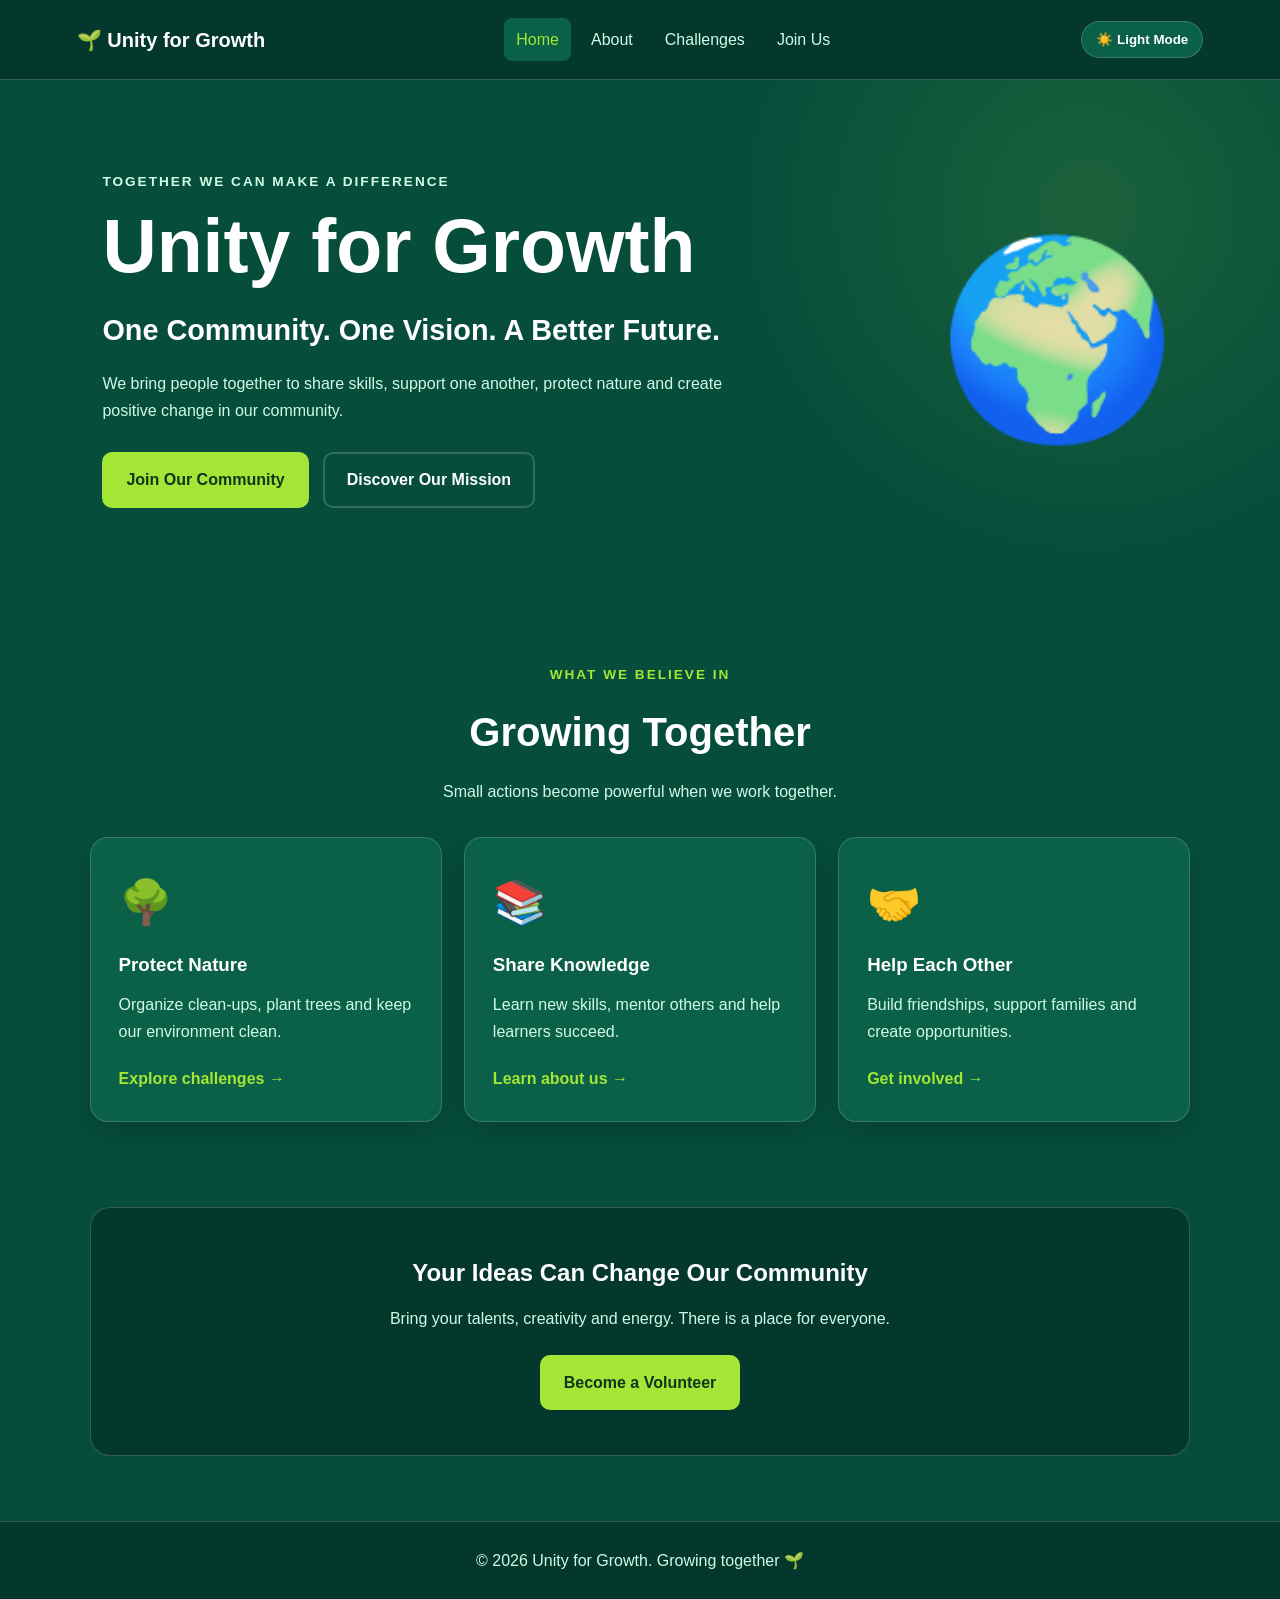
<file: index.html>
<!DOCTYPE html>
<html lang="en">
<head>
    <meta charset="UTF-8">
    <meta name="viewport" content="width=device-width, initial-scale=1.0">
    <title>Unity for Growth | Home</title>
    <link rel="stylesheet" href="style.css">
    <script src="script.js" defer></script>
</head>
<body>
    <header class="header">
        <a href="index.html" class="logo">🌱 Unity for Growth</a>

        <nav>
            <a class="active" href="index.html">Home</a>
            <a href="about.html">About</a>
            <a href="challenges.html">Challenges</a>
            <a href="join.html">Join Us</a>
        </nav>

        <button id="themeBtn" class="theme-btn">☀️ Light Mode</button>
    </header>

    <main>
        <section class="hero">
            <div class="hero-content">
                <p class="eyebrow">TOGETHER WE CAN MAKE A DIFFERENCE</p>
                <h1>Unity for Growth</h1>
                <h2>One Community. One Vision. A Better Future.</h2>
                <p>
                    We bring people together to share skills, support one another,
                    protect nature and create positive change in our community.
                </p>

                <div class="hero-buttons">
                    <a href="join.html" class="btn">Join Our Community</a>
                    <a href="about.html" class="btn btn-outline">Discover Our Mission</a>
                </div>
            </div>

            <div class="hero-icon">🌍</div>
        </section>

        <section class="section">
            <p class="eyebrow">WHAT WE BELIEVE IN</p>
            <h2>Growing Together</h2>
            <p class="section-intro">
                Small actions become powerful when we work together.
            </p>

            <div class="card-grid">
                <article class="card">
                    <div class="card-icon">🌳</div>
                    <h3>Protect Nature</h3>
                    <p>Organize clean-ups, plant trees and keep our environment clean.</p>
                    <a href="challenges.html">Explore challenges →</a>
                </article>

                <article class="card">
                    <div class="card-icon">📚</div>
                    <h3>Share Knowledge</h3>
                    <p>Learn new skills, mentor others and help learners succeed.</p>
                    <a href="about.html">Learn about us →</a>
                </article>

                <article class="card">
                    <div class="card-icon">🤝</div>
                    <h3>Help Each Other</h3>
                    <p>Build friendships, support families and create opportunities.</p>
                    <a href="join.html">Get involved →</a>
                </article>
            </div>
        </section>

        <section class="callout">
            <h2>Your Ideas Can Change Our Community</h2>
            <p>Bring your talents, creativity and energy. There is a place for everyone.</p>
            <a href="join.html" class="btn">Become a Volunteer</a>
        </section>
    </main>

    <footer>
        <p>© <span class="year"></span> Unity for Growth. Growing together 🌱</p>
    </footer>
</body>
</html>
</file>
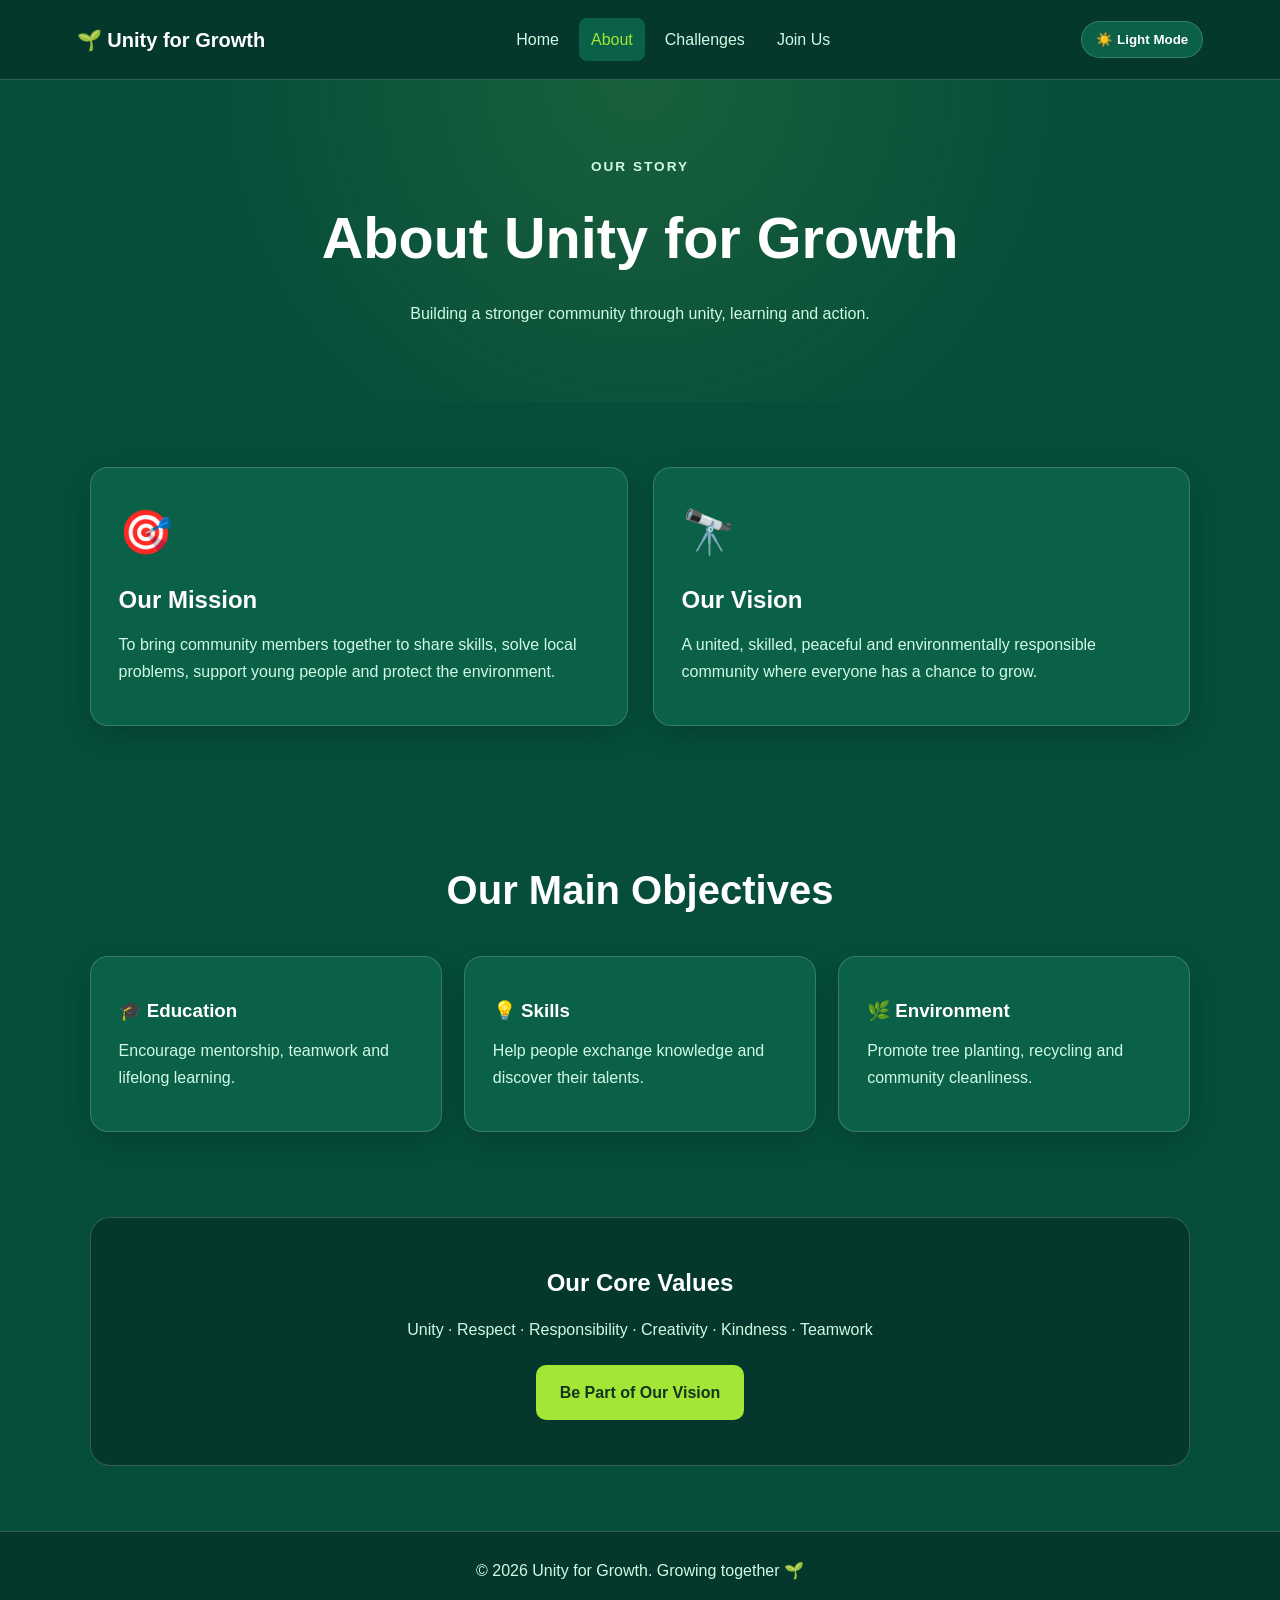
<file: about.html>
<!DOCTYPE html>
<html lang="en">
<head>
    <meta charset="UTF-8">
    <meta name="viewport" content="width=device-width, initial-scale=1.0">
    <title>About Us | Unity for Growth</title>
    <link rel="stylesheet" href="style.css">
    <script src="script.js" defer></script>
</head>
<body>
    <header class="header">
        <a href="index.html" class="logo">🌱 Unity for Growth</a>
        <nav>
            <a href="index.html">Home</a>
            <a class="active" href="about.html">About</a>
            <a href="challenges.html">Challenges</a>
            <a href="join.html">Join Us</a>
        </nav>
        <button id="themeBtn" class="theme-btn">☀️ Light Mode</button>
    </header>

    <main>
        <section class="page-hero">
            <p class="eyebrow">OUR STORY</p>
            <h1>About Unity for Growth</h1>
            <p>Building a stronger community through unity, learning and action.</p>
        </section>

        <section class="section">
            <div class="two-column">
                <article class="card">
                    <div class="card-icon">🎯</div>
                    <h2>Our Mission</h2>
                    <p>
                        To bring community members together to share skills,
                        solve local problems, support young people and protect
                        the environment.
                    </p>
                </article>

                <article class="card">
                    <div class="card-icon">🔭</div>
                    <h2>Our Vision</h2>
                    <p>
                        A united, skilled, peaceful and environmentally
                        responsible community where everyone has a chance to grow.
                    </p>
                </article>
            </div>
        </section>

        <section class="section">
            <h2>Our Main Objectives</h2>

            <div class="card-grid">
                <article class="card">
                    <h3>🎓 Education</h3>
                    <p>Encourage mentorship, teamwork and lifelong learning.</p>
                </article>

                <article class="card">
                    <h3>💡 Skills</h3>
                    <p>Help people exchange knowledge and discover their talents.</p>
                </article>

                <article class="card">
                    <h3>🌿 Environment</h3>
                    <p>Promote tree planting, recycling and community cleanliness.</p>
                </article>
            </div>
        </section>

        <section class="callout">
            <h2>Our Core Values</h2>
            <p>Unity · Respect · Responsibility · Creativity · Kindness · Teamwork</p>
            <a href="join.html" class="btn">Be Part of Our Vision</a>
        </section>
    </main>

    <footer>
        <p>© <span class="year"></span> Unity for Growth. Growing together 🌱</p>
    </footer>
</body>
</html>
</file>
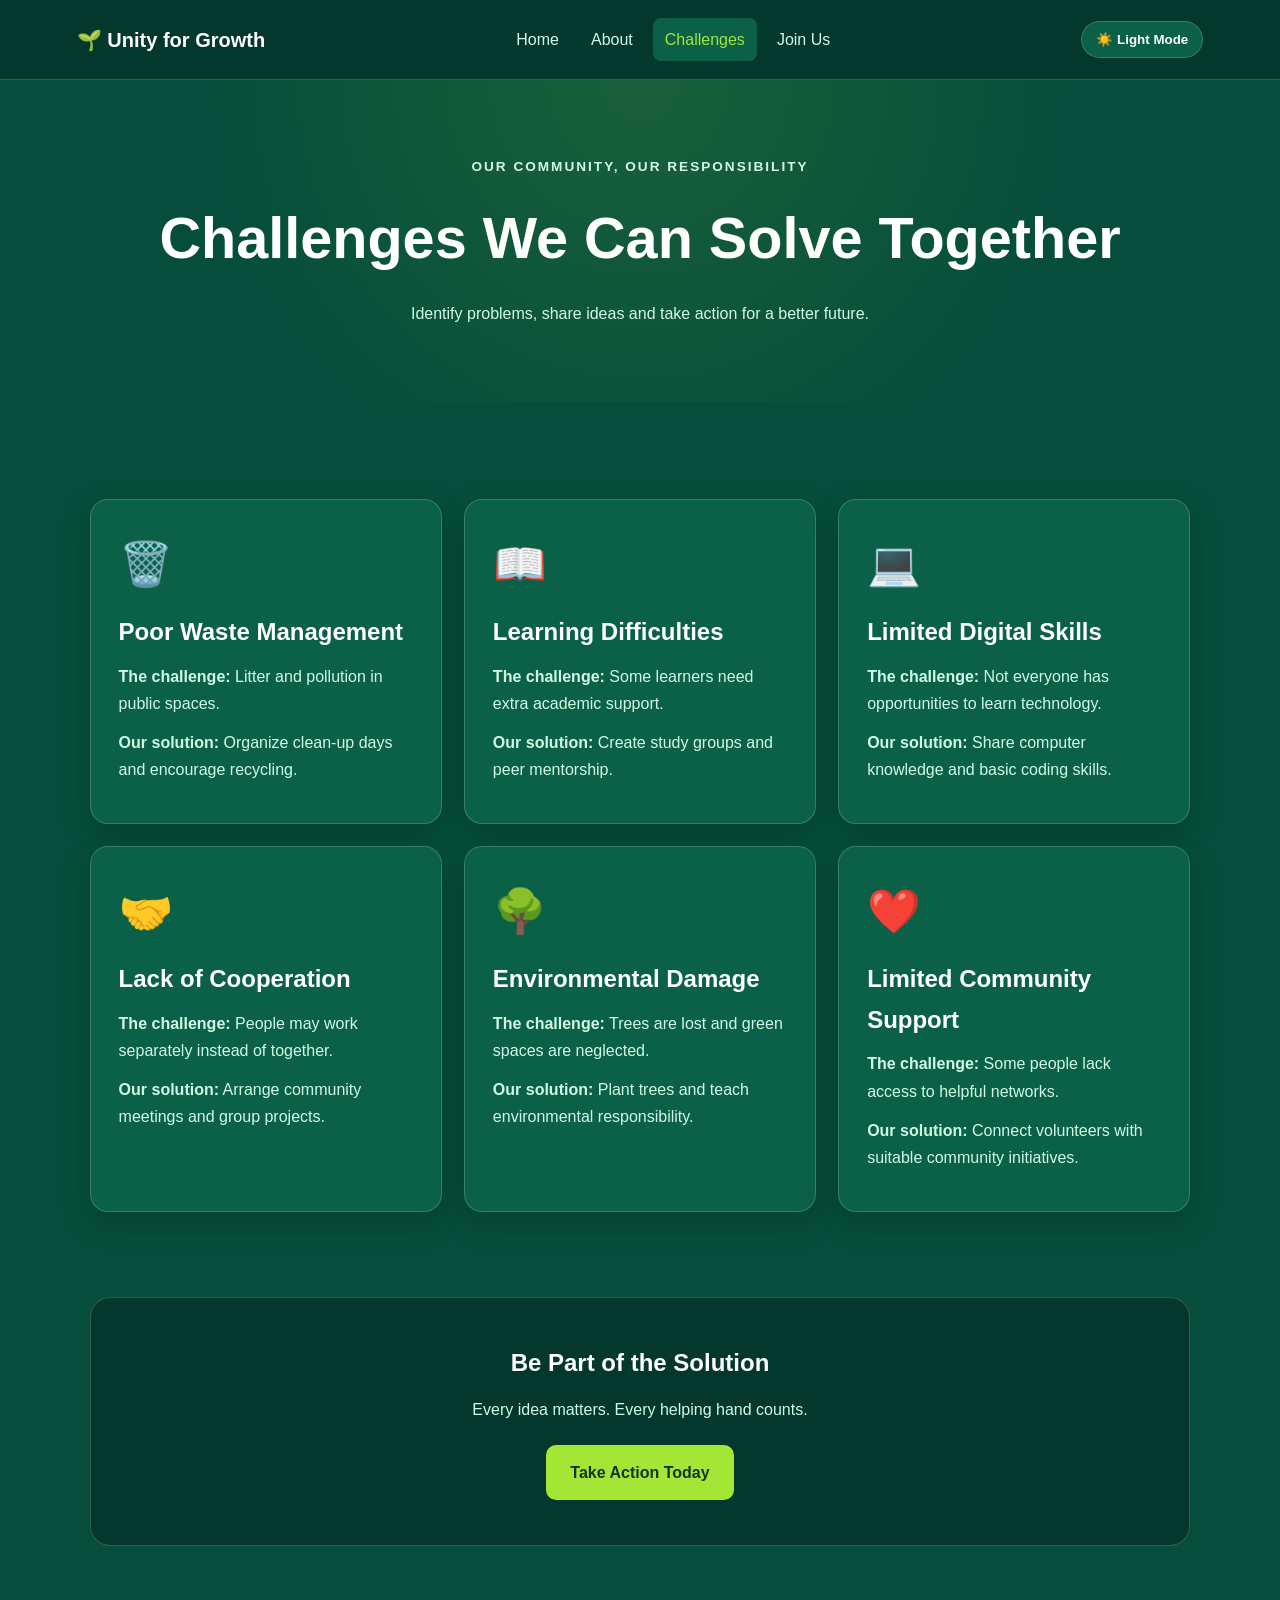
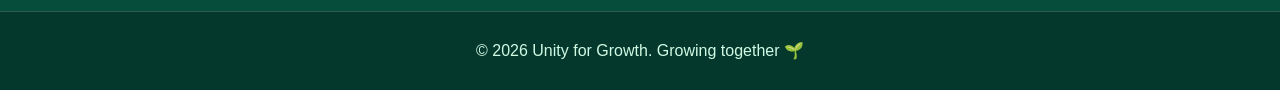
<file: challenges.html>
<!DOCTYPE html>
<html lang="en">
<head>
    <meta charset="UTF-8">
    <meta name="viewport" content="width=device-width, initial-scale=1.0">
    <title>Community Challenges | Unity for Growth</title>
    <link rel="stylesheet" href="style.css">
    <script src="script.js" defer></script>
</head>
<body>
    <header class="header">
        <a href="index.html" class="logo">🌱 Unity for Growth</a>
        <nav>
            <a href="index.html">Home</a>
            <a href="about.html">About</a>
            <a class="active" href="challenges.html">Challenges</a>
            <a href="join.html">Join Us</a>
        </nav>
        <button id="themeBtn" class="theme-btn">☀️ Light Mode</button>
    </header>

    <main>
        <section class="page-hero">
            <p class="eyebrow">OUR COMMUNITY, OUR RESPONSIBILITY</p>
            <h1>Challenges We Can Solve Together</h1>
            <p>Identify problems, share ideas and take action for a better future.</p>
        </section>

        <section class="section">
            <div class="card-grid">
                <article class="card">
                    <div class="card-icon">🗑️</div>
                    <h2>Poor Waste Management</h2>
                    <p><strong>The challenge:</strong> Litter and pollution in public spaces.</p>
                    <p><strong>Our solution:</strong> Organize clean-up days and encourage recycling.</p>
                </article>

                <article class="card">
                    <div class="card-icon">📖</div>
                    <h2>Learning Difficulties</h2>
                    <p><strong>The challenge:</strong> Some learners need extra academic support.</p>
                    <p><strong>Our solution:</strong> Create study groups and peer mentorship.</p>
                </article>

                <article class="card">
                    <div class="card-icon">💻</div>
                    <h2>Limited Digital Skills</h2>
                    <p><strong>The challenge:</strong> Not everyone has opportunities to learn technology.</p>
                    <p><strong>Our solution:</strong> Share computer knowledge and basic coding skills.</p>
                </article>

                <article class="card">
                    <div class="card-icon">🤝</div>
                    <h2>Lack of Cooperation</h2>
                    <p><strong>The challenge:</strong> People may work separately instead of together.</p>
                    <p><strong>Our solution:</strong> Arrange community meetings and group projects.</p>
                </article>

                <article class="card">
                    <div class="card-icon">🌳</div>
                    <h2>Environmental Damage</h2>
                    <p><strong>The challenge:</strong> Trees are lost and green spaces are neglected.</p>
                    <p><strong>Our solution:</strong> Plant trees and teach environmental responsibility.</p>
                </article>

                <article class="card">
                    <div class="card-icon">❤️</div>
                    <h2>Limited Community Support</h2>
                    <p><strong>The challenge:</strong> Some people lack access to helpful networks.</p>
                    <p><strong>Our solution:</strong> Connect volunteers with suitable community initiatives.</p>
                </article>
            </div>
        </section>

        <section class="callout">
            <h2>Be Part of the Solution</h2>
            <p>Every idea matters. Every helping hand counts.</p>
            <a href="join.html" class="btn">Take Action Today</a>
        </section>
    </main>

    <footer>
        <p>© <span class="year"></span> Unity for Growth. Growing together 🌱</p>
    </footer>
</body>
</html>
</file>
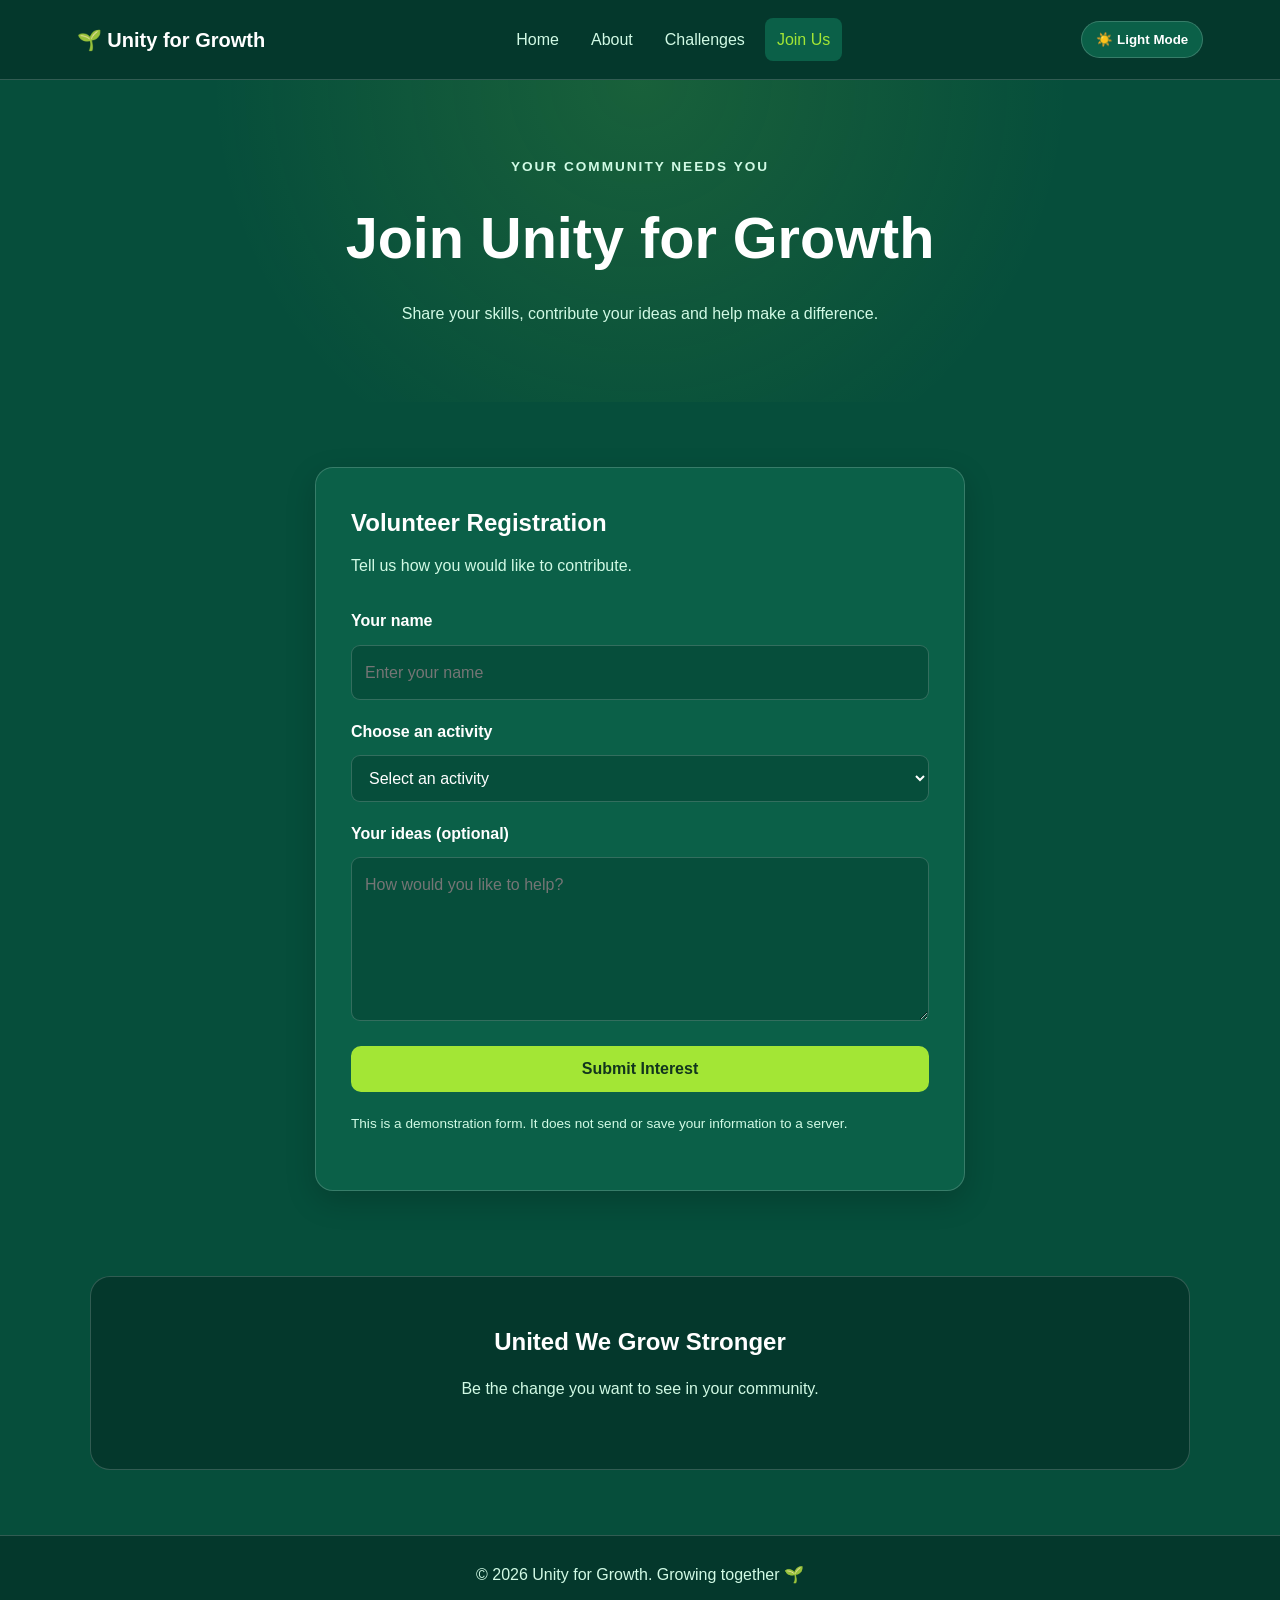
<file: join.html>
<!DOCTYPE html>
<html lang="en">
<head>
    <meta charset="UTF-8">
    <meta name="viewport" content="width=device-width, initial-scale=1.0">
    <title>Join Us | Unity for Growth</title>
    <link rel="stylesheet" href="style.css">
    <script src="script.js" defer></script>
</head>
<body>
    <header class="header">
        <a href="index.html" class="logo">🌱 Unity for Growth</a>
        <nav>
            <a href="index.html">Home</a>
            <a href="about.html">About</a>
            <a href="challenges.html">Challenges</a>
            <a class="active" href="join.html">Join Us</a>
        </nav>
        <button id="themeBtn" class="theme-btn">☀️ Light Mode</button>
    </header>

    <main>
        <section class="page-hero">
            <p class="eyebrow">YOUR COMMUNITY NEEDS YOU</p>
            <h1>Join Unity for Growth</h1>
            <p>Share your skills, contribute your ideas and help make a difference.</p>
        </section>

        <section class="section">
            <div class="form-container">
                <h2>Volunteer Registration</h2>
                <p>Tell us how you would like to contribute.</p>

                <form id="joinForm">
                    <label for="name">Your name</label>
                    <input type="text" id="name" name="name"
                           placeholder="Enter your name" required>

                    <label for="project">Choose an activity</label>
                    <select id="project" name="project" required>
                        <option value="">Select an activity</option>
                        <option value="Environmental Clean-up">Environmental clean-up</option>
                        <option value="Tree Planting">Tree planting</option>
                        <option value="Mentorship">Mentorship and learning</option>
                        <option value="Digital Skills">Digital skills and coding</option>
                        <option value="Community Support">Community support</option>
                    </select>

                    <label for="message">Your ideas (optional)</label>
                    <textarea id="message" name="message" rows="5"
                              placeholder="How would you like to help?"></textarea>

                    <button type="submit" class="btn">Submit Interest</button>
                </form>

                <p id="formMessage" class="form-message" aria-live="polite"></p>
                <p class="small-note">
                    This is a demonstration form. It does not send or save
                    your information to a server.
                </p>
            </div>
        </section>

        <section class="callout">
            <h2>United We Grow Stronger</h2>
            <p>Be the change you want to see in your community.</p>
        </section>
    </main>

    <footer>
        <p>© <span class="year"></span> Unity for Growth. Growing together 🌱</p>
    </footer>
</body>
</html>
</file>
<file: style.css>
/* UNITY FOR GROWTH — MAIN STYLESHEET */

:root {
    --bg: #064E3B;
    --bg-secondary: #04382C;
    --card: #0B6048;
    --text: #FFFFFF;
    --muted: #D1FAE5;
    --accent: #A3E635;
    --accent-hover: #BEF264;
    --border: rgba(255, 255, 255, 0.18);
    --shadow: 0 10px 30px rgba(0, 0, 0, 0.18);
}

body.light-mode {
    --bg: #F0FDF4;
    --bg-secondary: #DCFCE7;
    --card: #FFFFFF;
    --text: #12372A;
    --muted: #426653;
    --accent: #166534;
    --accent-hover: #14532D;
    --border: rgba(6, 78, 59, 0.18);
    --shadow: 0 10px 30px rgba(6, 78, 59, 0.09);
}

* {
    box-sizing: border-box;
    margin: 0;
    padding: 0;
}

html {
    scroll-behavior: smooth;
}

body {
    font-family: Arial, Helvetica, sans-serif;
    background: var(--bg);
    color: var(--text);
    line-height: 1.7;
    min-height: 100vh;
    transition: background-color 0.3s ease, color 0.3s ease;
}

a {
    color: var(--accent);
    text-decoration: none;
}

a:hover {
    color: var(--accent-hover);
}

.header {
    display: flex;
    justify-content: space-between;
    align-items: center;
    gap: 20px;
    flex-wrap: wrap;
    padding: 18px 6%;
    background: var(--bg-secondary);
    border-bottom: 1px solid var(--border);
}

.logo {
    font-size: 1.25rem;
    font-weight: bold;
    color: var(--text);
}

nav {
    display: flex;
    flex-wrap: wrap;
    gap: 8px;
}

nav a {
    color: var(--muted);
    padding: 8px 12px;
    border-radius: 8px;
    transition: 0.3s;
}

nav a:hover,
nav a.active {
    background: var(--card);
    color: var(--accent);
}

.theme-btn {
    border: 1px solid var(--border);
    background: var(--card);
    color: var(--text);
    border-radius: 25px;
    padding: 10px 14px;
    cursor: pointer;
    font-weight: bold;
    transition: 0.3s;
}

.theme-btn:hover {
    transform: translateY(-2px);
    border-color: var(--accent);
}

.hero {
    display: flex;
    align-items: center;
    justify-content: space-between;
    gap: 35px;
    padding: 90px 8%;
    min-height: 460px;
    background:
        radial-gradient(circle at 85% 25%, rgba(163, 230, 53, 0.13), transparent 30%),
        var(--bg);
}

.hero-content {
    max-width: 680px;
    animation: fadeUp 0.8s ease both;
}

.eyebrow {
    color: var(--accent);
    font-size: 0.85rem;
    font-weight: bold;
    letter-spacing: 2px;
    margin-bottom: 12px;
}

.hero h1 {
    font-size: clamp(2.7rem, 6vw, 4.7rem);
    line-height: 1.1;
    margin-bottom: 18px;
}

.hero h2 {
    font-size: clamp(1.2rem, 3vw, 1.8rem);
    margin-bottom: 15px;
}

.hero p,
.page-hero p {
    color: var(--muted);
    max-width: 650px;
}

.hero-icon {
    font-size: clamp(6rem, 17vw, 12rem);
    animation: float 4s ease-in-out infinite;
}

.hero-buttons {
    display: flex;
    gap: 14px;
    flex-wrap: wrap;
    margin-top: 28px;
}

.btn {
    display: inline-block;
    border: 2px solid var(--accent);
    background: var(--accent);
    color: #12351D;
    padding: 12px 22px;
    border-radius: 10px;
    font-weight: bold;
    cursor: pointer;
    font-size: 1rem;
    transition: transform 0.25s, background 0.25s;
}

.btn:hover {
    background: var(--accent-hover);
    color: #12351D;
    transform: translateY(-3px);
}

.btn-outline {
    background: transparent;
    color: var(--text);
    border-color: var(--border);
}

.btn-outline:hover {
    color: var(--text);
    background: var(--card);
}

.section {
    padding: 65px 7%;
}

.section > h2,
.section > .eyebrow {
    text-align: center;
}

.section > h2 {
    font-size: clamp(1.8rem, 4vw, 2.5rem);
    margin-bottom: 12px;
}

.section-intro {
    text-align: center;
    color: var(--muted);
    margin-bottom: 32px;
}

.card-grid {
    display: grid;
    grid-template-columns: repeat(3, minmax(0, 1fr));
    gap: 22px;
    margin-top: 32px;
}

.card {
    background: var(--card);
    padding: 28px;
    border: 1px solid var(--border);
    border-radius: 18px;
    box-shadow: var(--shadow);
    transition: transform 0.3s, border-color 0.3s;
}

.card:hover {
    transform: translateY(-6px);
    border-color: var(--accent);
}

.card h2,
.card h3 {
    margin: 10px 0;
}

.card p {
    color: var(--muted);
    margin-bottom: 12px;
}

.card a {
    display: inline-block;
    margin-top: 8px;
    font-weight: bold;
}

.card-icon {
    font-size: 2.7rem;
    margin-bottom: 10px;
}

.page-hero {
    padding: 75px 7%;
    text-align: center;
    background:
        radial-gradient(circle at 50% 0%, rgba(163, 230, 53, 0.12), transparent 60%),
        var(--bg);
}

.page-hero h1 {
    font-size: clamp(2.1rem, 5vw, 3.6rem);
    margin-bottom: 12px;
}

.page-hero p {
    margin-left: auto;
    margin-right: auto;
}

.two-column {
    display: grid;
    grid-template-columns: repeat(2, minmax(0, 1fr));
    gap: 25px;
}

.callout {
    margin: 20px 7% 65px;
    padding: 45px 25px;
    text-align: center;
    background: var(--bg-secondary);
    border: 1px solid var(--border);
    border-radius: 20px;
}

.callout h2 {
    margin-bottom: 12px;
}

.callout p {
    color: var(--muted);
    margin-bottom: 22px;
}

.form-container {
    max-width: 650px;
    margin: auto;
    padding: 35px;
    border-radius: 18px;
    background: var(--card);
    border: 1px solid var(--border);
    box-shadow: var(--shadow);
}

.form-container h2 {
    margin-bottom: 8px;
}

.form-container > p {
    color: var(--muted);
    margin-bottom: 20px;
}

form {
    display: flex;
    flex-direction: column;
    gap: 10px;
}

form label {
    margin-top: 8px;
    font-weight: bold;
}

form input,
form select,
form textarea {
    width: 100%;
    padding: 13px;
    font: inherit;
    border-radius: 9px;
    border: 1px solid var(--border);
    background: var(--bg);
    color: var(--text);
}

form input:focus,
form select:focus,
form textarea:focus {
    outline: 2px solid var(--accent);
    outline-offset: 2px;
}

form textarea {
    resize: vertical;
}

form .btn {
    margin-top: 15px;
}

.form-message {
    margin-top: 15px;
    font-weight: bold;
}

.small-note {
    font-size: 0.85rem;
}

footer {
    text-align: center;
    padding: 25px 15px;
    background: var(--bg-secondary);
    color: var(--muted);
    border-top: 1px solid var(--border);
}

@keyframes fadeUp {
    from {
        opacity: 0;
        transform: translateY(20px);
    }
    to {
        opacity: 1;
        transform: translateY(0);
    }
}

@keyframes float {
    0%, 100% {
        transform: translateY(0);
    }
    50% {
        transform: translateY(-15px);
    }
}

@media (max-width: 900px) {
    .header {
        justify-content: center;
    }

    .hero {
        padding: 60px 6%;
    }

    .card-grid {
        grid-template-columns: repeat(2, minmax(0, 1fr));
    }
}

@media (max-width: 600px) {
    .header {
        flex-direction: column;
    }

    nav {
        justify-content: center;
    }

    nav a {
        padding: 7px 9px;
    }

    .hero {
        flex-direction: column;
        text-align: center;
    }

    .hero-buttons {
        justify-content: center;
    }

    .hero-icon {
        font-size: 6rem;
    }

    .card-grid,
    .two-column {
        grid-template-columns: 1fr;
    }

    .section {
        padding: 45px 6%;
    }

    .form-container {
        padding: 23px;
    }

    .callout {
        margin-left: 5%;
        margin-right: 5%;
    }
}

@media (prefers-reduced-motion: reduce) {
    *,
    *::before,
    *::after {
        scroll-behavior: auto !important;
        animation-duration: 0.01ms !important;
        transition-duration: 0.01ms !important;
    }
}
</file>
